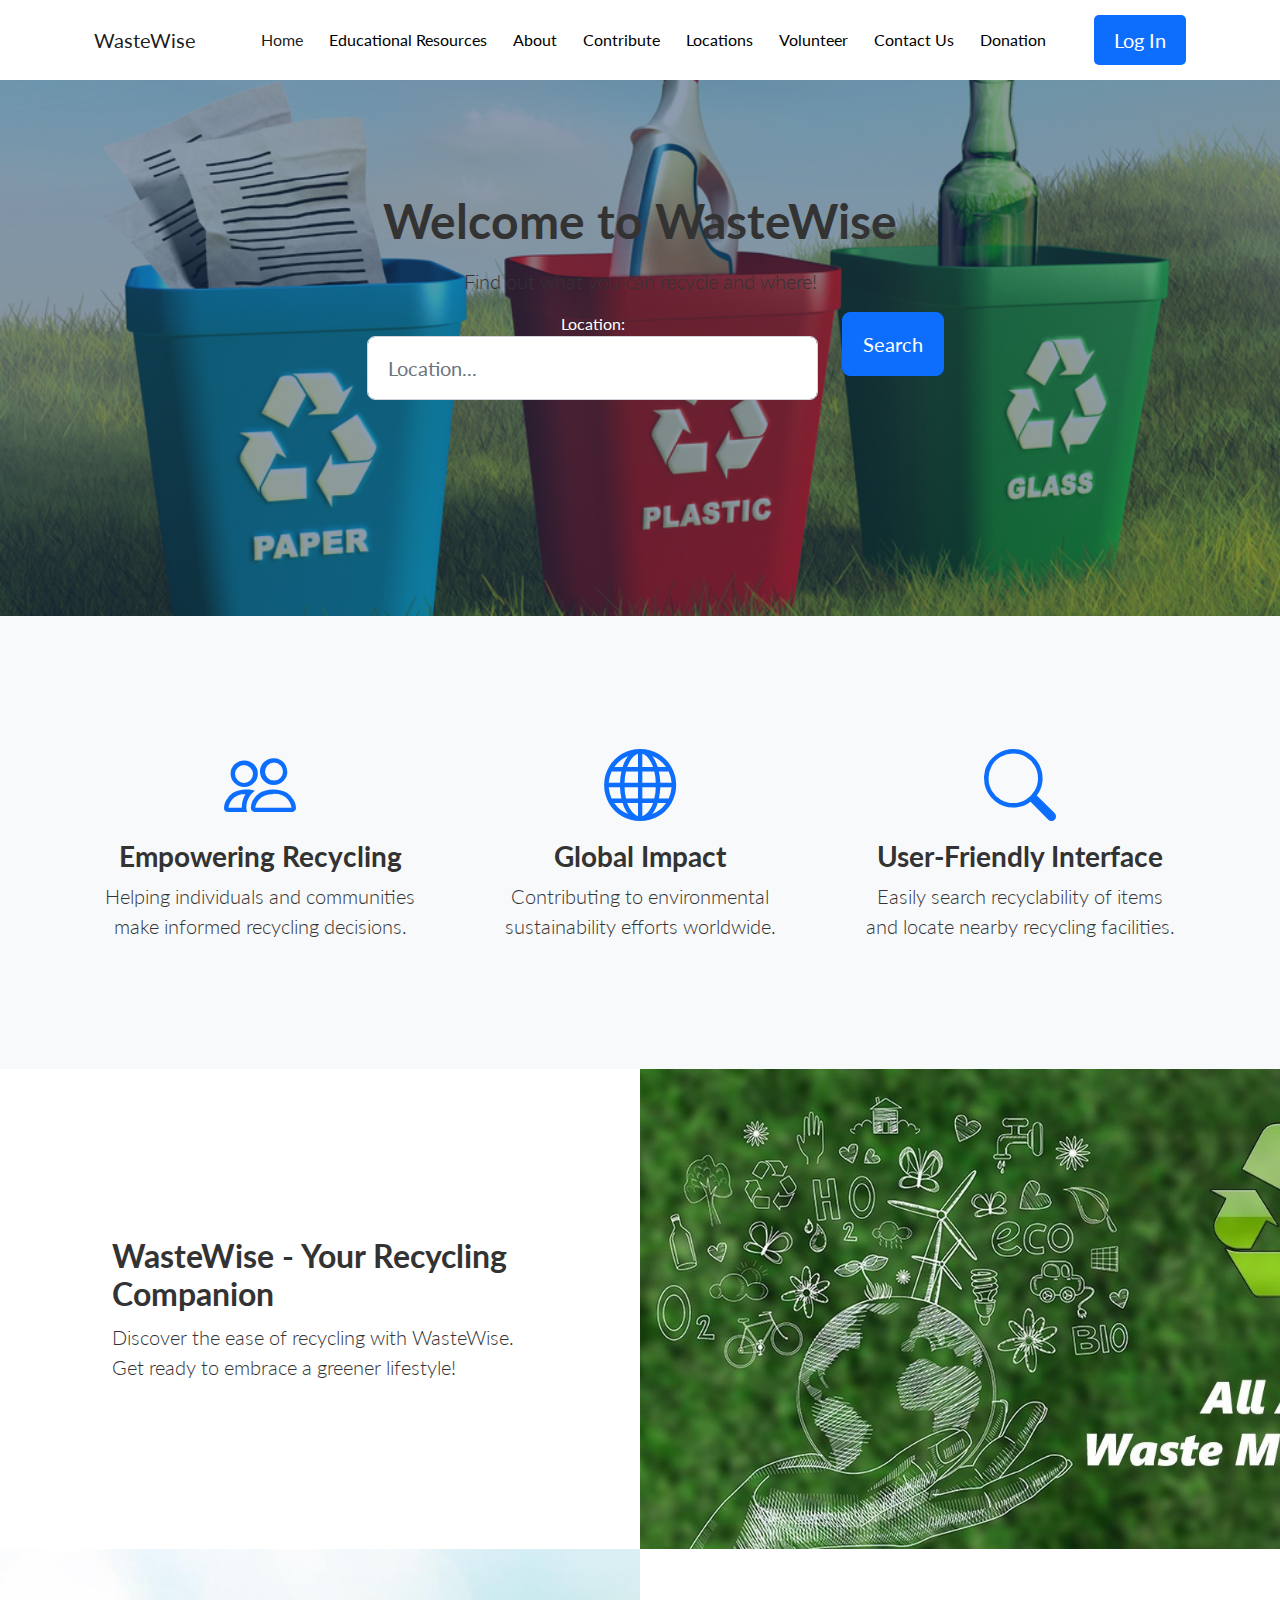
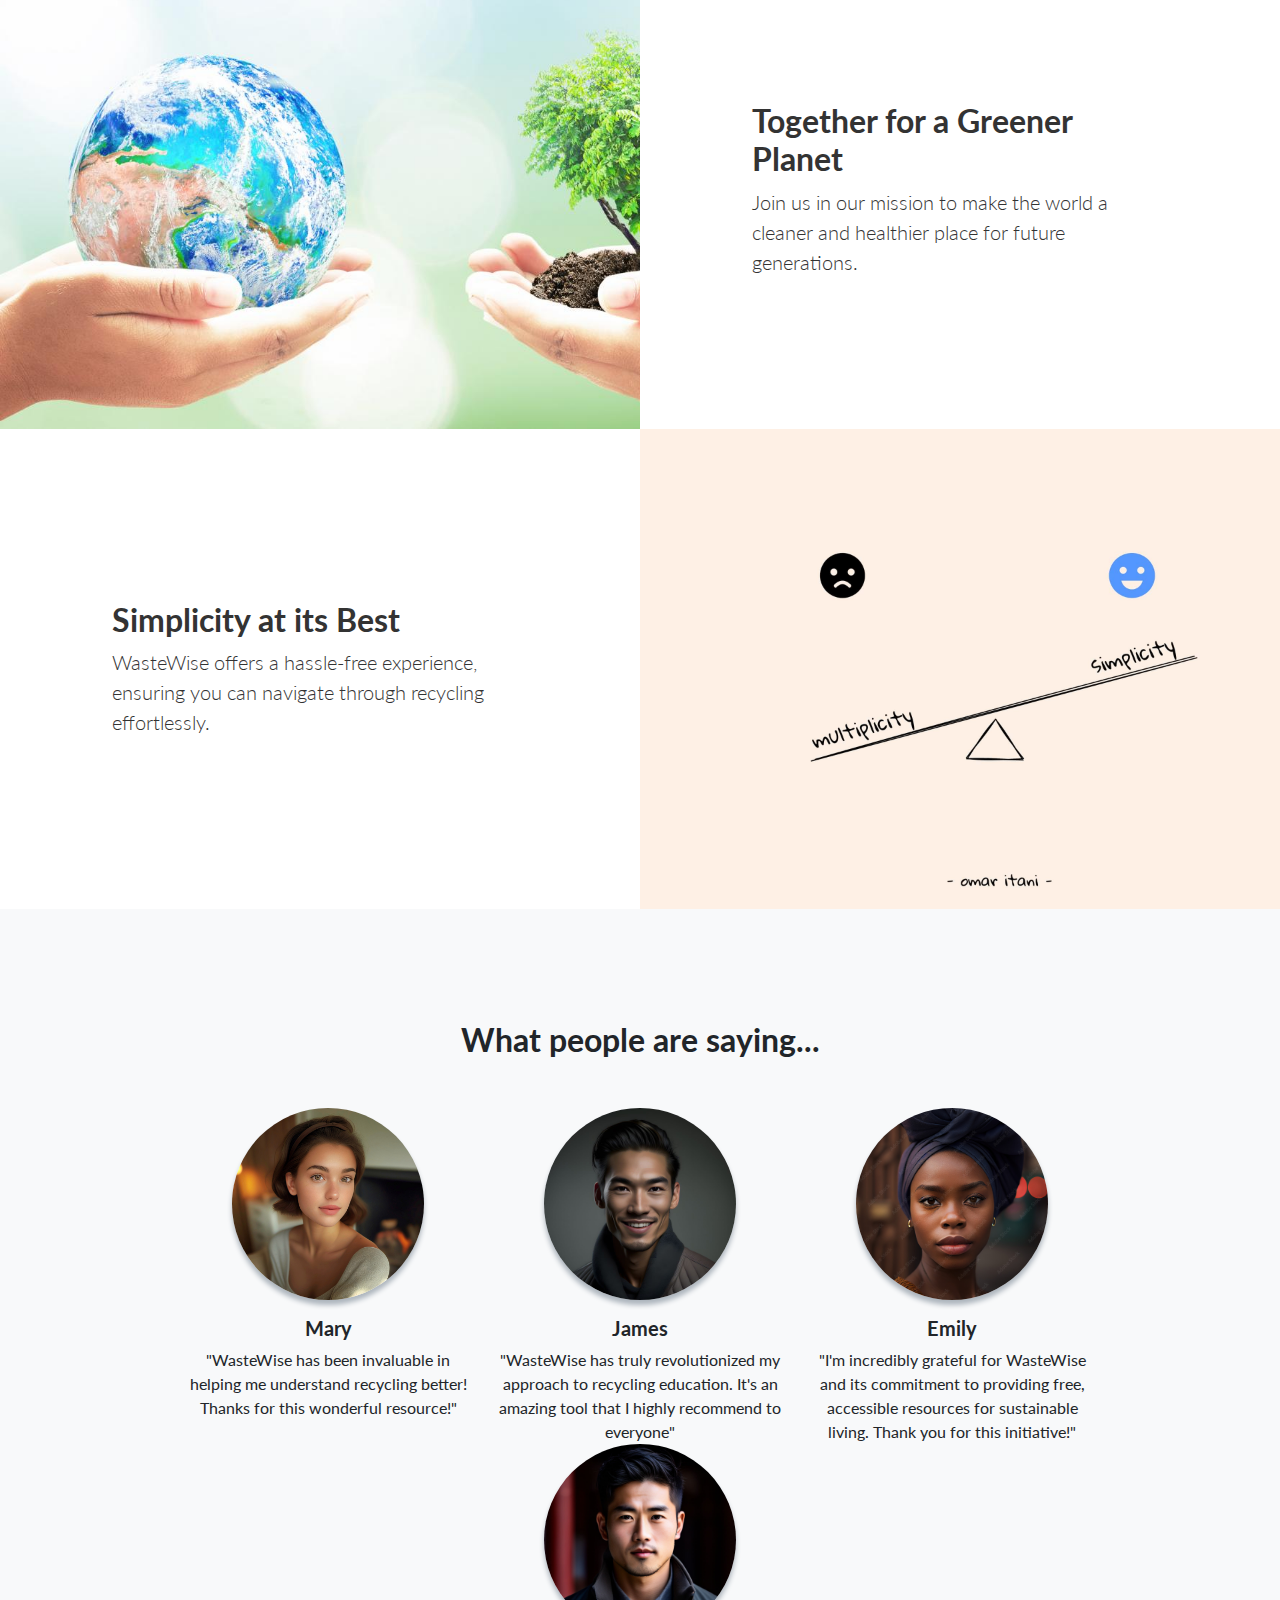
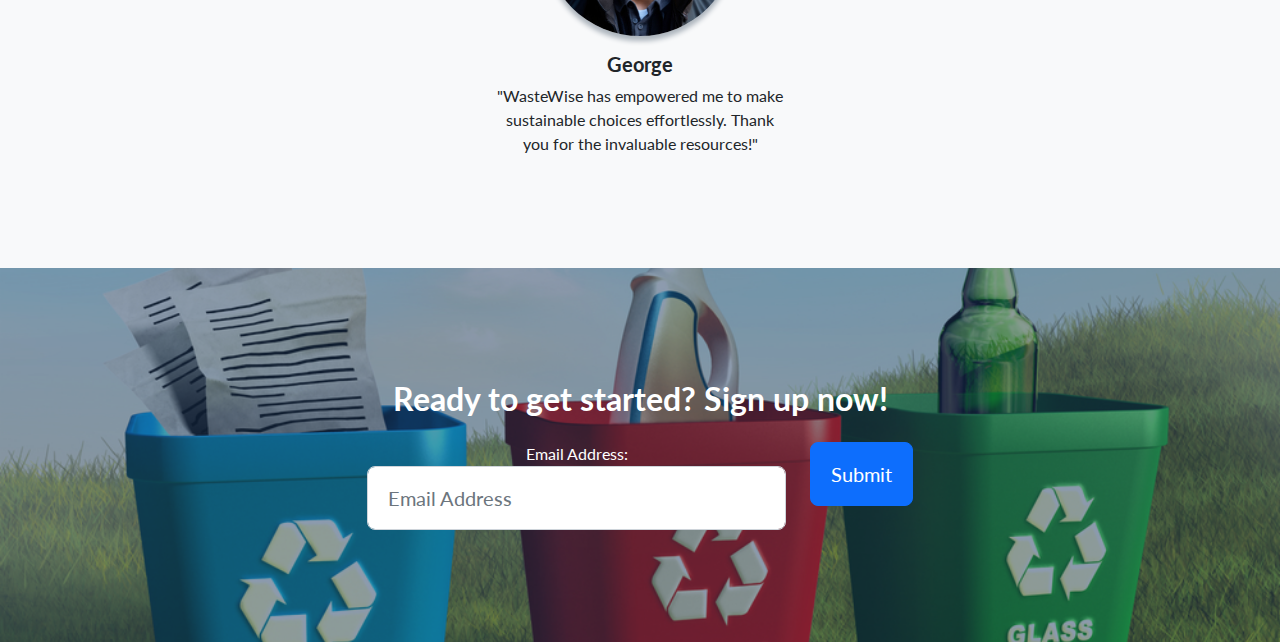
<file: index.html>
<!DOCTYPE html>
<html lang="en">

<head>
    <meta charset="utf-8" />
    <meta http-equiv="X-UA-Compatible" content="IE=edge" />
    <meta name="viewport" content="width=device-width, initial-scale=1, shrink-to-fit=no" />
    <title>WasteWise</title>
    <link rel="icon" type="image/x-icon" href="assets/favicon.ico" />

    <!-- Bootstrap icons -->
    <link href="https://cdn.jsdelivr.net/npm/bootstrap-icons@1.5.0/font/bootstrap-icons.css" rel="stylesheet" type="text/css" />
    <!-- Google fonts -->
    <link href="https://fonts.googleapis.com/css?family=Lato:300,400,700,300italic,400italic,700italic" rel="stylesheet" type="text/css" />
    <!-- Core theme CSS (includes Bootstrap) -->
    <link href="css/styles.css" rel="stylesheet" />
    <style>
        /* CSS styles for accessibility improvements */
        /* Adjust the contrast of text elements */
        .masthead h1, .masthead p, .features-icons h3, .features-icons p, .showcase h2, .showcase p {
            color: #333; /* Darker color for better contrast */
        }

        /* Target the navbar with the ID 'mainNav' */
        #mainNav {
            background-color: #ffff; /* Light background color for better contrast */
            align-items: center; /* Center vertically */
            justify-content: center; /* Center horizontally */
            height: 80px; /* Adjust the height as needed */
        }

        /* CSS for main navigation */
        body {
            margin: 0;
            padding: 0;
        }

        /* Center the navigation items */
        #mainNav .navbar-nav .nav-item {
            margin-right: 10px; /* Adjust as needed */
        }

        #mainNav .navbar-nav .nav-item:last-child {
            margin-right: 0;
        }

        /* Add padding to increase space for content */
        .masthead {
            padding-top: 150px;
            padding-bottom: 150px;
        }

        /* Custom button style */
        .custom-btn {
            background-color: #0d6efd; /* Background color */
            color: white; /* Text color */
            border: none; /* Remove border */
            padding: 10px 20px; /* Adjust padding */
            border-radius: 5px; /* Add border radius */
        }

        /* Skip navigation link for screen reader users */
        .skip-link {
            position: absolute;
            left: -9999px;
            top: auto;
            height: 1px;
            width: 1px;
            overflow: hidden;
        }

        .skip-link:focus {
            position: static;
            height: auto;
            width: auto;
            overflow: visible;
        }
    </style>

</head>

<body>
    <!-- Skip navigation link -->
    <a class="skip-link" href="#main-content">Skip to main content</a>

    <!-- Navigation -->
    <nav class="navbar navbar-expand-lg navbar-light bg-white fixed-top" id="mainNav">
        <div class="container px-4">
            <a class="navbar-brand" href="#">WasteWise</a>
            <button class="navbar-toggler" type="button" data-bs-toggle="collapse" data-bs-target="#navbarResponsive" aria-controls="navbarResponsive" aria-expanded="false" aria-label="Toggle navigation">
                <span class="navbar-toggler-icon"></span>
            </button>
            <div class="collapse navbar-collapse" id="navbarResponsive">
                <!-- Center the navigation links -->
                <ul class="navbar-nav ms-auto mx-auto">
                    <li class="nav-item"><a class="nav-link active" href="index.html">Home</a></li>
                    <li class="nav-item"><a class="nav-link" href="edu.html">Educational Resources</a></li>
                    <li class="nav-item"><a class="nav-link" href="about.html">About</a></li>
                    <li class="nav-item"><a class="nav-link" href="contribution.html">Contribute</a></li>
                    <li class="nav-item"><a class="nav-link" href="location.html">Locations</a></li>
                    <li class="nav-item"><a class="nav-link" href="volunteer.html">Volunteer</a></li>
                    <li class="nav-item"><a class="nav-link" href="contact.html">Contact Us</a></li>
                    <li class="nav-item"><a class="nav-link" href="donation.html">Donation</a></li>
                </ul>
            </div>
            <a class="btn btn-primary btn-lg custom-btn" href="account.html">Log In</a>
        </div>
    </nav>

    <!-- Masthead -->
    <header class="masthead">
        <div class="container position-relative">
            <div class="row justify-content-center">
                <div class="col-xl-6">
                    <div class="text-center text-white">
                        <!-- Page heading -->
                        <h1 class="mb-3">Welcome to WasteWise</h1>
                        <p class="lead">Find out what you can recycle and where!</p>
                        <!-- Search and location bar -->
                        <form class="form-subscribe" id="searchForm" action="location.html" method="GET">
                            <!-- Add the action attribute to specify the target page (location.html) -->
                            <div class="row mb-4">
                                <div class="col-md-10">
                                    <!-- Add a label for search input -->
                                    <label for="searchInput">Location:</label>
                                    <input class="form-control form-control-lg" id="searchInput" type="text" name="search" placeholder="Location..." required />
                                </div>
                                <div class="col-md-2">
                                    <button class="btn btn-primary btn-lg" id="searchButton" type="submit">Search</button>
                                </div>
                            </div>
                        </form>
                    </div>
                </div>
            </div>
        </div>
    </header>

    <!-- Remaining content here -->

    <!-- Icons Grid -->
    <section class="features-icons bg-light text-center" id="main-content">
        <div class="container">
            <div class="row">
                <div class="col-lg-4">
                    <div class="features-icons-item mx-auto mb-5 mb-lg-0 mb-lg-3">
                        <div class="features-icons-icon d-flex"><i class="bi-people m-auto text-primary"></i></div>
                        <h3>Empowering Recycling</h3>
                        <p class="lead mb-0">Helping individuals and communities make informed recycling decisions.</p>
                    </div>
                </div>
                <div class="col-lg-4">
                    <div class="features-icons-item mx-auto mb-5 mb-lg-0 mb-lg-3">
                        <div class="features-icons-icon d-flex"><i class="bi-globe m-auto text-primary"></i></div>
                        <h3>Global Impact</h3>
                        <p class="lead mb-0">Contributing to environmental sustainability efforts worldwide.</p>
                    </div>
                </div>
                <div class="col-lg-4">
                    <div class="features-icons-item mx-auto mb-0 mb-lg-3">
                        <div class="features-icons-icon d-flex"><i class="bi-search m-auto text-primary"></i></div>
                        <h3>User-Friendly Interface</h3>
                        <p class="lead mb-0">Easily search recyclability of items and locate nearby recycling facilities.</p>
                    </div>
                </div>
            </div>
        </div>
    </section>

    <!-- Image Showcases -->
    <section class="showcase">
        <div class="container-fluid p-0">
            <div class="row g-0">
                <div class="col-lg-6 order-lg-2 text-white showcase-img" style="background-image: url('assets/img/bg-showcase-1.jpg')"></div>
                <div class="col-lg-6 order-lg-1 my-auto showcase-text">
                    <h2>WasteWise - Your Recycling Companion</h2>
                    <p class="lead mb-0">Discover the ease of recycling with WasteWise. Get ready to embrace a greener lifestyle!</p>
                </div>
            </div>
            <div class="row g-0">
                <div class="col-lg-6 text-white showcase-img" style="background-image: url('assets/img/bg-showcase-2.jpg')"></div>
                <div class="col-lg-6 my-auto showcase-text">
                    <h2>Together for a Greener Planet</h2>
                    <p class="lead mb-0">Join us in our mission to make the world a cleaner and healthier place for future generations.</p>
                </div>
            </div>
            <div class="row g-0">
                <div class="col-lg-6 order-lg-2 text-white showcase-img" style="background-image: url('assets/img/bg-showcase-3.jpg')"></div>
                <div class="col-lg-6 order-lg-1 my-auto showcase-text">
                    <h2>Simplicity at its Best</h2>
                    <p class="lead mb-0">WasteWise offers a hassle-free experience, ensuring you can navigate through recycling effortlessly.</p>
                </div>
            </div>
        </div>
    </section>

    <!-- Testimonials -->
    <section class="testimonials text-center bg-light">
        <div class="container">
            <h2 class="mb-5">What people are saying...</h2>
            <div class="row justify-content-center"> <!-- Center the content -->
                <div class="col-lg-12"> <!-- Use a single column for all testimonials -->
                    <div class="row justify-content-center"> <!-- Center the testimonial items -->
                        <div class="col-lg-auto"> <!-- Adjust column size as needed -->
                            <div class="testimonial-item mx-auto mb-5 mb-lg-0">
                                <img class="img-fluid rounded-circle mb-3" src="assets/img/first.jpg" alt="..." />
                                <h5>Mary</h5>
                                <p class="font-weight-light mb-0">"WasteWise has been invaluable in helping me understand recycling better! Thanks for this wonderful resource!"</p>
                            </div>
                        </div>
                        <div class="col-lg-auto"> <!-- Adjust column size as needed -->
                            <div class="testimonial-item mx-auto mb-5 mb-lg-0">
                                <img class="img-fluid rounded-circle mb-3" src="assets/img/second.jpg" alt="..." />
                                <h5>James</h5>
                                <p class="font-weight-light mb-0">"WasteWise has truly revolutionized my approach to recycling education. It's an amazing tool that I highly recommend to everyone"</p>
                            </div>
                        </div>
                        <div class="col-lg-auto"> <!-- Adjust column size as needed -->
                            <div class="testimonial-item mx-auto mb-5 mb-lg-0">
                                <img class="img-fluid rounded-circle mb-3" src="assets/img/third.jpg" alt="..." />
                                <h5>Emily</h5>
                                <p class="font-weight-light mb-0">"I'm incredibly grateful for WasteWise and its commitment to providing free, accessible resources for sustainable living. Thank you for this initiative!"</p>
                            </div>
                        </div>
                        <div class="col-lg-auto"> <!-- Adjust column size as needed -->
                            <div class="testimonial-item mx-auto mb-5 mb-lg-0">
                                <img class="img-fluid rounded-circle mb-3" src="assets/img/fourth.jpeg" alt="..." />
                                <h5>George</h5>
                                <p class="font-weight-light mb-0">"WasteWise has empowered me to make sustainable choices effortlessly. Thank you for the invaluable resources!"</p>
                            </div>
                        </div>
                    </div>
                </div>
            </div>
        </div>
    </section>

    <!-- Call to Action -->
    <section class="call-to-action text-white text-center" id="signup">
        <div class="container position-relative">
            <div class="row justify-content-center">
                <div class="col-xl-6">
                    <h2 class="mb-4">Ready to get started? Sign up now!</h2>
                    <!-- Signup form -->
                    <form class="form-subscribe" id="contactFormFooter" data-sb-form-api-token="API_TOKEN">
                        <!-- Email address input -->
                        <div class="row">
                            <div class="col">
                                <!-- Add a label for email input -->
                                <label for="emailAddressBelow">Email Address:</label>
                                <input class="form-control form-control-lg" id="emailAddressBelow" type="email" name="email" placeholder="Email Address" required data-sb-validations="required,email" />
                                <div class="invalid-feedback text-white" data-sb-feedback="emailAddressBelow:required">Email Address is required.</div>
                                <div class="invalid-feedback text-white" data-sb-feedback="emailAddressBelow:email">Email address is not valid.</div>
                            </div>
                            <div class="col-auto">
                                <button class="btn btn-primary btn-lg" id="submitButton" type="submit">Submit</button>
                            </div>
                        </div>
                        <!-- Submit success message -->
                        <div class="d-none" id="submitSuccessMessage">
                            <div class="text-center mb-3">
                                <div class="fw-bolder">Form submission successful!</div>
                                <p>To activate this form, sign up at</p>
                                <a class="text-white" href="https://startbootstrap.com/solution/contact-forms">https://startbootstrap.com/solution/contact-forms</a>
                            </div>
                        </div>
                        <!-- Submit error message -->
                        <div class="d-none" id="submitErrorMessage">
                            <div class="text-center text-danger mb-3">Error sending message!</div>
                        </div>
                    </form>
                </div>
            </div>
        </div>
    </section>

    <!-- Bootstrap core JS -->
    <script src="https://cdn.jsdelivr.net/npm/bootstrap@5.2.3/dist/js/bootstrap.bundle.min.js"></script>
    <!-- Core theme JS -->
    <script src="js/scripts.js"></script>
    <!-- SB Forms Contact Form -->
    <script src="https://cdn.startbootstrap.com/sb-forms-latest.js"></script>
</body>

</html>
</file>
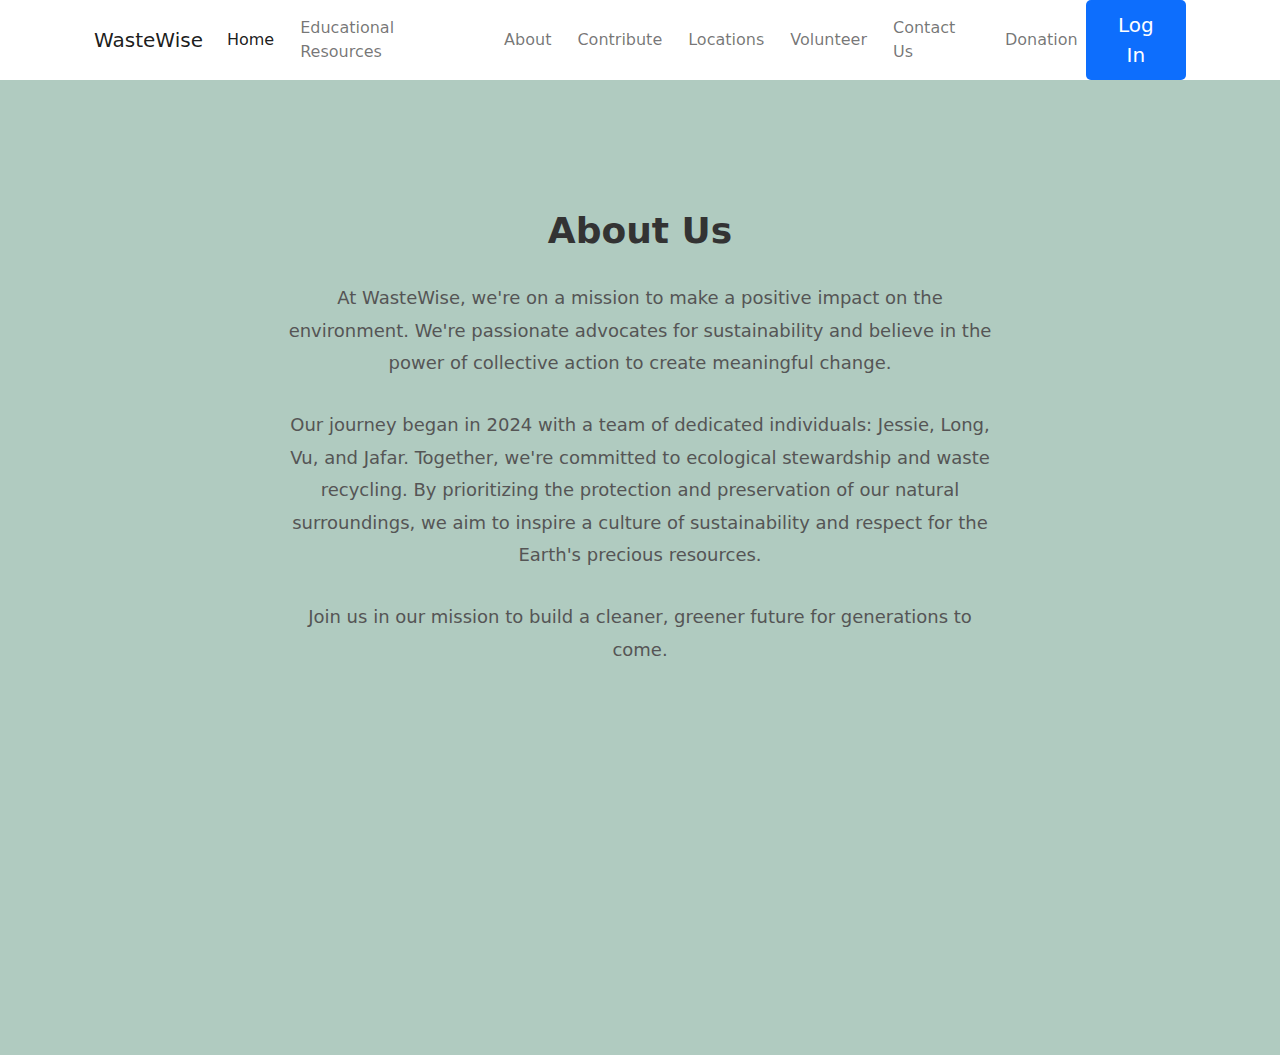
<file: about.html>
<!DOCTYPE html>
<html lang="en">

<head>
    <meta charset="UTF-8">
    <meta http-equiv="X-UA-Compatible" content="IE=edge">
    <meta name="viewport" content="width=device-width, initial-scale=1.0">
    <title>WasteWise - About Us</title>
    <link rel="icon" type="image/x-icon" href="assets/favicon.ico" />

    <!-- Bootstrap icons-->
    <link href="https://cdn.jsdelivr.net/npm/bootstrap-icons@1.5.0/font/bootstrap-icons.css" rel="stylesheet" type="text/css" />
    <!-- Google fonts-->
    <link href="https://fonts.googleapis.com/css?family=Lato:300,400,700,300italic,400italic,700italic" rel="stylesheet" type="text/css" />
    <!-- Core theme CSS (includes Bootstrap)-->
    <link href="css/styles.css" rel="stylesheet" />
    <!-- Custom CSS file-->
    <link rel="stylesheet" href="css/about.css">

    <style>
        /* Navbar styling */
        #mainNav {
            background-color: #ffff;
            align-items: center; /* Center vertically */
            justify-content: center; /* Center horizontally */
            height: 80px; /* Adjust the height as needed */
        }

        #mainNav .navbar-nav .nav-item {
            margin-right: 10px; /* Adjust as needed */
        }

        #mainNav .navbar-nav .nav-item:last-child {
            margin-right: 0;
        }

        /* Custom button styling */
        .custom-btn {
            background-color: #0d6efd; /* Background color */
            color: white; /* Text color */
            border: none; /* Remove border */
            padding: 10px 20px; /* Adjust padding */
            border-radius: 5px; /* Add border radius */
        }

        /* About section styling */
        #about {
            padding: 209px 0;
            background-color: #B0CBC0;
            text-align: center;
        }

        #about h2 {
            font-size: 36px;
            font-weight: bold;
            margin-bottom: 30px;
            color: #333;
        }

        #about p {
            font-size: 18px;
            line-height: 1.8;
            color: #555;
            margin-bottom: 30px;
        }

        #about iframe {
            display: block;
            margin: 0 auto;
            border: none;
            max-width: 100%;
            height: auto;
        }
    </style>
</head>

<body>
    <!-- Navigation-->
    <nav class="navbar navbar-expand-lg navbar-light bg-white fixed-top" id="mainNav">
        <div class="container px-4">
            <a class="navbar-brand" href="index.html">WasteWise</a>
            <button class="navbar-toggler" type="button" data-bs-toggle="collapse" data-bs-target="#navbarResponsive" aria-controls="navbarResponsive" aria-expanded="false" aria-label="Toggle navigation">
                <span class="navbar-toggler-icon"></span>
            </button>
            <div class="collapse navbar-collapse" id="navbarResponsive">
                <!-- Navigation links -->
                <ul class="navbar-nav ms-auto mx-auto">
                    <li class="nav-item"><a class="nav-link active" href="index.html">Home</a></li>
                    <li class="nav-item"><a class="nav-link" href="edu.html">Educational Resources</a></li>
                    <li class="nav-item"><a class="nav-link" href="about.html">About</a></li>
                    <li class="nav-item"><a class="nav-link" href="contribution.html">Contribute</a></li>
                    <li class="nav-item"><a class="nav-link" href="location.html">Locations</a></li>
                    <li class="nav-item"><a class="nav-link" href="volunteer.html">Volunteer</a></li>
                    <li class="nav-item"><a class="nav-link" href="contact.html">Contact Us</a></li>
                    <li class="nav-item"><a class="nav-link" href="donation.html">Donation</a></li>
                </ul>
            </div>
            <a class="btn btn-primary btn-lg custom-btn" href="account.html">Log In</a>
        </div>
    </nav>

    <!-- About section-->
    <section id="about">
        <div class="container px-4">
            <div class="row gx-4 justify-content-center">
                <div class="col-lg-8">
                    <h2>About Us</h2>
                    <p>At WasteWise, we're on a mission to make a positive impact on the environment. We're passionate advocates for sustainability and believe in the power of collective action to create meaningful change.</p>

                    <p>Our journey began in 2024 with a team of dedicated individuals: Jessie, Long, Vu, and Jafar. Together, we're committed to ecological stewardship and waste recycling. By prioritizing the protection and preservation of our natural surroundings, we aim to inspire a culture of sustainability and respect for the Earth's precious resources.</p>

                    <p>Join us in our mission to build a cleaner, greener future for generations to come.</p>

                    <iframe width="800" height="450" src="https://www.youtube.com/embed/belXC_IoW4o"></iframe>
                </div>
            </div>
        </div>
    </section>

    <!-- Bootstrap core JS-->
    <script src="https://cdn.jsdelivr.net/npm/bootstrap@5.2.3/dist/js/bootstrap.bundle.min.js"></script>
    <!-- Core theme JS-->
    <script src="js/about.js"></script>
</body>

</html>
</file>
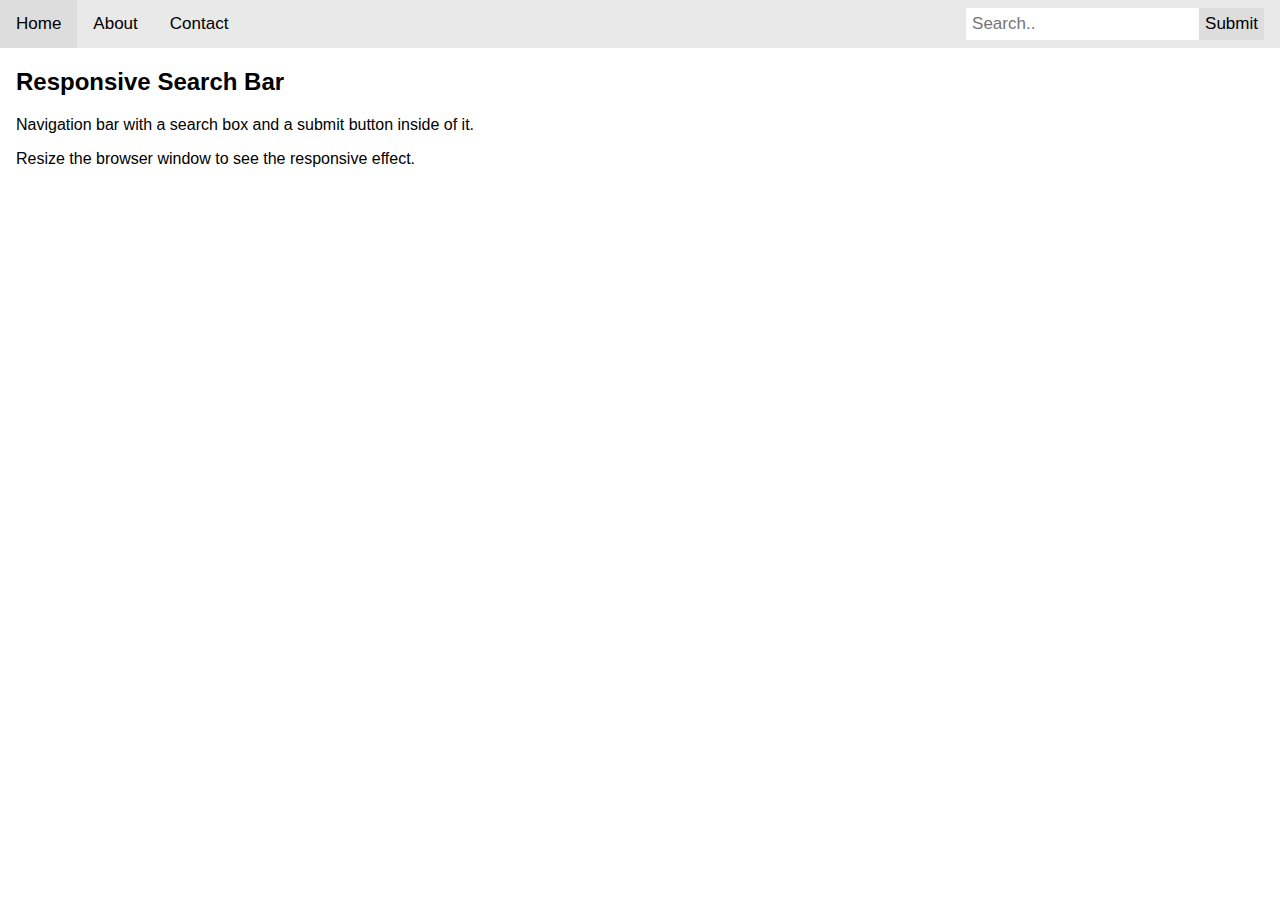
<file: audio.html>
<!DOCTYPE html>
<html lang="en">
<head>
<meta charset="UTF-8">
<meta name="viewport" content="width=device-width, initial-scale=1.0">
<title>Hover-to-Read Audio Text Reader</title>
<style>
    /* Beginning of CSS Search functionality */
    * {box-sizing: border-box;}

    body {
    margin: 0;
    font-family: Arial, Helvetica, sans-serif;
    }

    .topnav {
    overflow: hidden;
    background-color: #e9e9e9;
    }

    .topnav a {
    float: left;
    display: block;
    color: black;
    text-align: center;
    padding: 14px 16px;
    text-decoration: none;
    font-size: 17px;
    }

    .topnav a:hover {
    background-color: #ddd;
    color: black;
    }

    .topnav a.active {
    background-color: #2196F3;
    color: white;
    }

    .topnav .search-container {
    float: right;
    }

    .topnav input[type=text] {
    padding: 6px;
    margin-top: 8px;
    font-size: 17px;
    border: none;
    }

    .topnav .search-container button {
    float: right;
    padding: 6px;
    margin-top: 8px;
    margin-right: 16px;
    background: #ddd;
    font-size: 17px;
    border: none;
    cursor: pointer;
    }

    .topnav .search-container button:hover {
    background: #ccc;
    }

    @media screen and (max-width: 600px) {
        .topnav .search-container {
            float: none;
        }
        .topnav a, .topnav input[type=text], .topnav .search-container button {
            float: none;
            display: block;
            text-align: left;
            width: 100%;
            margin: 0;
            padding: 14px;
        }
        .topnav input[type=text] {
            border: 1px solid #ccc;  
        }
    }
    /* End of CSS Search functionality */
    .hover-read {
        cursor: pointer;
    }
</style>
</head>
<body>
<!-- Your HTML content goes here -->

<script>
    /* Beginning of speech code */
    // Function to create a speech synthesis utterance and read the text aloud
    function speakText(text) {
        const speech = new SpeechSynthesisUtterance();
        speech.text = text;
        speech.volume = 1;
        speech.rate = 1;
        speech.pitch = 1;

        window.speechSynthesis.speak(speech);
    }

    // Function to handle mouse hover over text elements
    function handleMouseOver(event) {
        // Check if the element has text content
        if (event.target.textContent.trim()) {
            // Read the text aloud
            speakText(event.target.textContent.trim());
        }
    }

    // Add event listeners to text elements for mouse hover
    document.addEventListener('mouseover', function(event) {
        if (event.target.classList.contains('hover-read')) {
            handleMouseOver(event);
        }
    });
    /* End of speech code*/
    /* Put class="hover-read" after a in html code*/
</script>
<div class="topnav">
    <a class="hover-read" class="active" href="#home">Home</a>
    <a class="hover-read" href="#about">About</a>
    <a class="hover-read" href="#contact">Contact</a>
    <div class="search-container">
      <form action="/action_page.php">
        <input type="text" placeholder="Search.." name="search">
        <button type="submit">Submit</button>
      </form>
    </div>
  </div>
  
  <div style="padding-left:16px">
    <h2 class="hover-read">Responsive Search Bar</h2>
    <p class="hover-read">Navigation bar with a search box and a submit button inside of it.</p>
    <p>Resize the browser window to see the responsive effect.</p>
  </div>
</body>
</html>
</file>
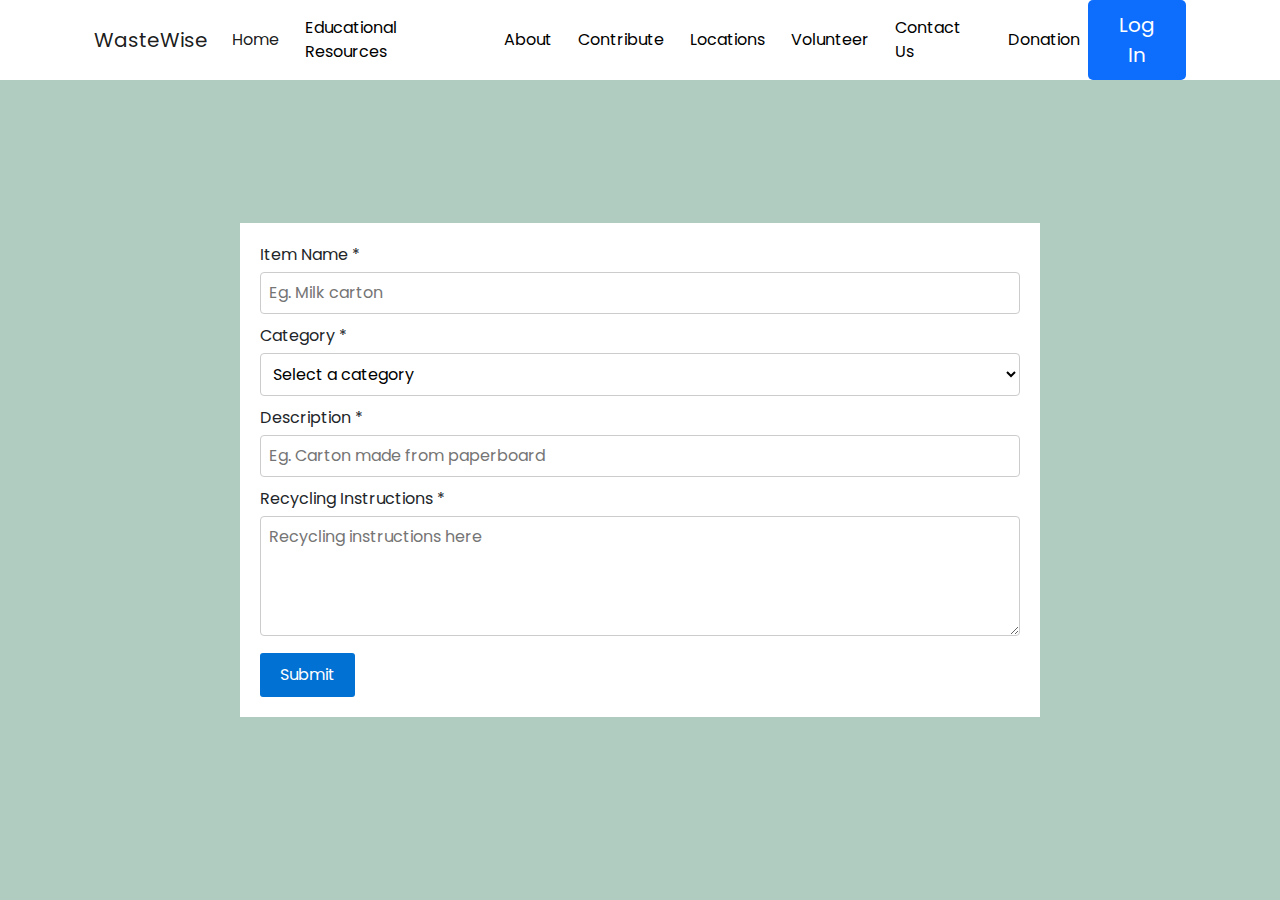
<file: contribution.html>
<!DOCTYPE html>
<html lang="en">

<head>
    <meta charset="UTF-8">
    <meta http-equiv="X-UA-Compatible" content="IE=edge">
    <meta name="viewport" content="width=device-width, initial-scale=1.0">
    <title>Contribution</title>
    <link rel="icon" type="image/x-icon" href="assets/favicon.ico" />

    <!-- Bootstrap icons-->
    <link href="https://cdn.jsdelivr.net/npm/bootstrap-icons@1.5.0/font/bootstrap-icons.css" rel="stylesheet" type="text/css" />
    <!-- Google fonts-->
    <link href="https://fonts.googleapis.com/css?family=Lato:300,400,700,300italic,400italic,700italic" rel="stylesheet" type="text/css" />
    <!-- Core theme CSS (includes Bootstrap)-->
    <link href="css/styles.css" rel="stylesheet" />

    <style>
        /* Google Fonts - Poppins */
        @import url('https://fonts.googleapis.com/css2?family=Poppins:wght@300;400;500;600&display=swap');

        body {
            font-family: 'Poppins', sans-serif; /* Changed font-family */
            margin: 0;
            padding: 0;
            background-color: #B0CBC0; /* Set background color */
        }

        .form-container {
            max-width: 800px;
            margin: 0 auto; /* Center horizontally */
            padding: 20px;
            box-sizing: border-box;
            background-color: #ffffff; /* Set background color */
            margin-top: 150px;
        }

        h2 {
            font-size: 24px;
            margin-bottom: 20px;
        }

        label {
            display: block;
            margin-bottom: 5px;
        }

        input[type="text"],
        input[type="email"],
        input[type="tel"],
        textarea,
        select {
            width: 100%;
            padding: 8px;
            margin-bottom: 10px;
            font-size: 16px;
            border: 1px solid #ccc;
            border-radius: 4px;
            box-sizing: border-box;
            background-color: #ffffff; /* Set background color */
        }

        textarea {
            height: 120px;
        }

        input[type="submit"] {
            padding: 10px 20px;
            background-color: #0171d3;
            color: #fff;
            border: none;
            border-radius: 3px;
            cursor: pointer;
        }

        input[type="submit"]:hover {
            background-color: #023f81;
        }

        .success-message {
            display: none;
            margin-top: 20px;
            padding: 10px;
            background-color: #ffffff;
            color: #000000;
            border-radius: 4px;
        }

        /* Navbar styling */
        #mainNav {
            background-color: #ffff;
            align-items: center; /* Center vertically */
            justify-content: center; /* Center horizontally */
            height: 80px; /* Adjust the height as needed */
        }

        #mainNav .navbar-nav .nav-item {
            margin-right: 10px; /* Adjust as needed */
        }

        #mainNav .navbar-nav .nav-item:last-child {
            margin-right: 0;
        }

        /* Custom button styling */
        .custom-btn {
            background-color: #0d6efd; /* Background color */
            color: white; /* Text color */
            border: none; /* Remove border */
            padding: 10px 20px; /* Adjust padding */
            border-radius: 5px; /* Add border radius */
        }

        /* Form container styling */

    </style>
</head>

<body>
    <!-- Navigation-->
    <nav class="navbar navbar-expand-lg navbar-light bg-white fixed-top" id="mainNav">
        <div class="container px-4">
            <a class="navbar-brand" href="index.html">WasteWise</a>
            <button class="navbar-toggler" type="button" data-bs-toggle="collapse" data-bs-target="#navbarResponsive" aria-controls="navbarResponsive" aria-expanded="false" aria-label="Toggle navigation">
                <span class="navbar-toggler-icon"></span>
            </button>
            <div class="collapse navbar-collapse" id="navbarResponsive">
                <!-- Navigation links -->
                <ul class="navbar-nav ms-auto mx-auto">
                    <li class="nav-item"><a class="nav-link active" href="index.html">Home</a></li>
                    <li class="nav-item"><a class="nav-link" href="edu.html">Educational Resources</a></li>
                    <li class="nav-item"><a class="nav-link" href="about.html">About</a></li>
                    <li class="nav-item"><a class="nav-link" href="contribution.html">Contribute</a></li>
                    <li class="nav-item"><a class="nav-link" href="location.html">Locations</a></li>
                    <li class="nav-item"><a class="nav-link" href="volunteer.html">Volunteer</a></li>
                    <li class="nav-item"><a class="nav-link" href="contact.html">Contact Us</a></li>
                    <li class="nav-item"><a class="nav-link" href="donation.html">Donation</a></li>
                </ul>
            </div>
            <a class="btn btn-primary btn-lg custom-btn" href="account.html">Log In</a>
        </div>
    </nav>

    <div class="container">
        <h2>Contribute to WasteWise</h2>
        <p>Add your contributions on ways to recycle and promote sustainability!</p>

        <!-- Form container -->
        <div class="form-container">
            <form id="contributionForm" action="#" method="POST">
                <label for="name">Item Name <span>*</span></label>
                <input type="text" id="name" name="name" placeholder="Eg. Milk carton" required>

                <label for="category">Category<span> *</span></label>
                <select id="category" name="category" required>
                    <option value="" disabled selected>Select a category</option>
                    <option value="Glass">Glass</option>
                    <option value="Cardboard">Cardboard</option>
                    <option value="Electronics">Electronics</option>
                    <option value="Plastics">Plastic</option>
                    <option value="Chemicals">Chemicals</option>
                    <option value="Food">Food</option>
                    <option value="Clothes">Clothes</option>
                    <option value="Other">Other</option>
                </select>

                <label for="description">Description <span>*</span></label>
                <input type="text" id="description" name="description" placeholder="Eg. Carton made from paperboard" required>

                <label for="instructions">Recycling Instructions <span>*</span></label>
                <textarea id="instructions" name="instructions" placeholder="Recycling instructions here" required></textarea>

                <input type="submit" value="Submit">
            </form>

            <div id="successMessage" class="success-message">Submitted successfully! Once your contribution is approved, it will be posted.</div>
        </div>
    </div>

    <script>
        document.getElementById('contributionForm').addEventListener('submit', function (event) {
            // Prevent the default form submission
            event.preventDefault();

            // Hide the current form
            document.getElementById('contributionForm').style.display = 'none';

            // Show the success message
            document.getElementById('successMessage').style.display = 'block';
        });
    </script>
</body>
</html>
</file>
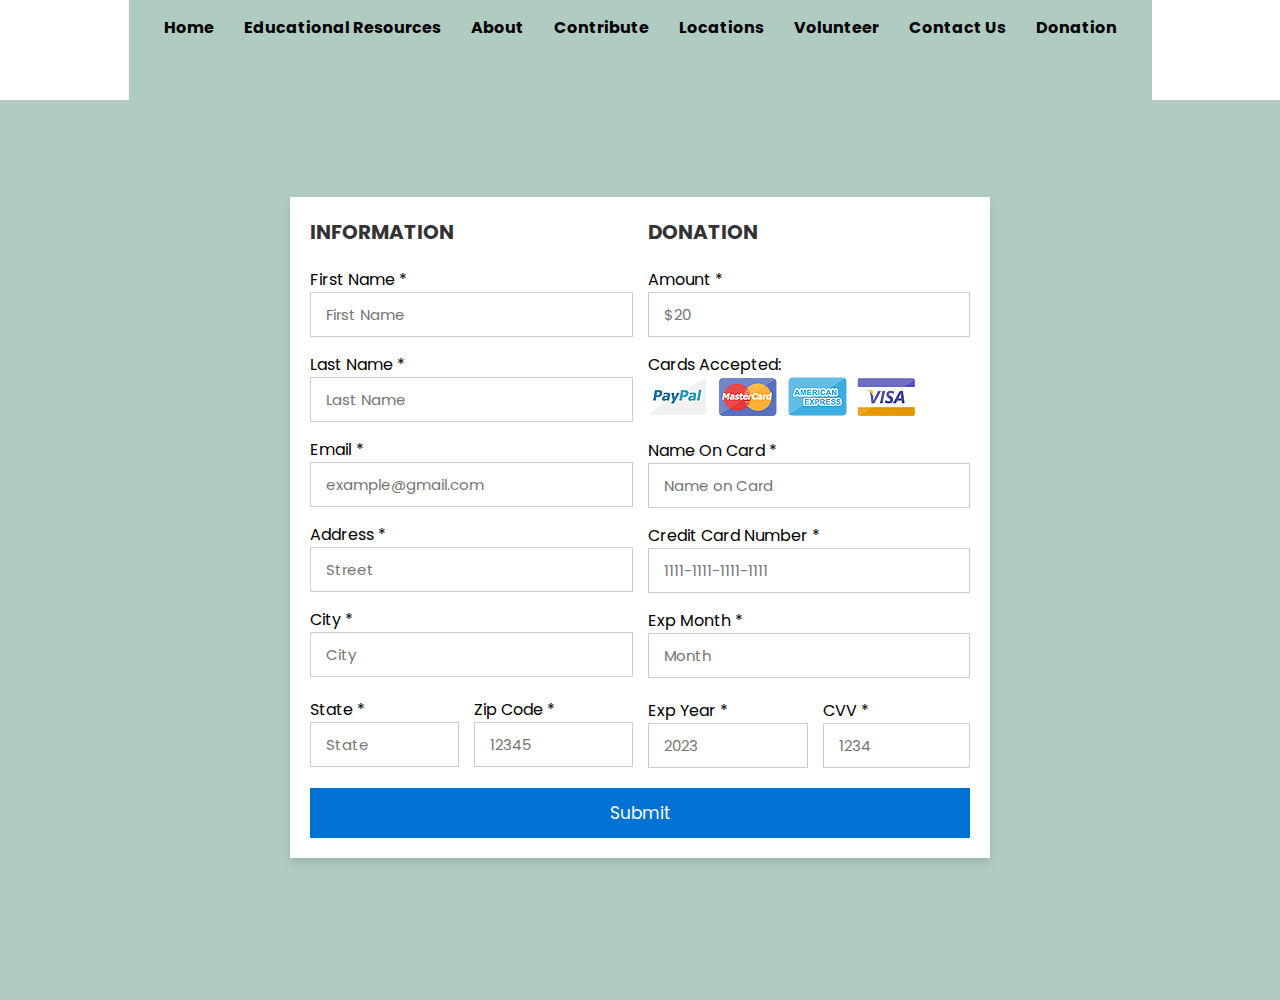
<file: donation.html>
<!DOCTYPE html>
<html lang="en">
<head>
    <meta charset="UTF-8">
    <meta http-equiv="X-UA-Compatible" content="IE=edge">
    <meta name="viewport" content="width=device-width, initial-scale=1.0">

    <!-- Custom CSS file link -->
    <link rel="stylesheet" href="css/donation.css">
    <style>
        /* Target the navbar with the ID 'mainNav' */
        #mainNav {
            background-color: #ffffff; /* Adjusted background color */
            align-items: center; /* Center vertically */
            justify-content: center; /* Center horizontally */
            height: 100px; /* Adjust the height as needed */
        }

        /* CSS styling */
        body {
            margin: 0;
            padding: 0;
        }

        /* Center the navigation items */
        #mainNav .navbar-nav .nav-item {
            margin-right: 10px; /* Adjust as needed */
        }

        #mainNav .navbar-nav .nav-item:last-child {
            margin-right: 0;
        }
    </style>
</head>
<body>
    <!-- Navigation -->
    <nav class="navbar navbar-expand-lg navbar-light bg-white fixed-top" id="mainNav">
        <div class="container">
            <button class="navbar-toggler" type="button" data-bs-toggle="collapse" data-bs-target="#navbarResponsive" aria-controls="navbarResponsive" aria-expanded="false" aria-label="Toggle navigation">
                <span class="navbar-toggler-icon"></span>
            </button>
            <div class="collapse navbar-collapse" id="navbarResponsive">
                <ul class="navbar-nav ms-auto">
                    <li class="nav-item"><a class="nav-link" href="index.html">Home</a></li>
                    <li class="nav-item"><a class="nav-link" href="edu.html">Educational Resources</a></li>
                    <li class="nav-item"><a class="nav-link" href="about.html">About</a></li>
                    <li class="nav-item"><a class="nav-link" href="contribution.html">Contribute</a></li>
                    <li class="nav-item"><a class="nav-link" href="location.html">Locations</a></li>
                    <li class="nav-item"><a class="nav-link" href="volunteer.html">Volunteer</a></li>
                    <li class="nav-item"><a class="nav-link" href="contact.html">Contact Us</a></li>
                    <li class="nav-item"><a class="nav-link" href="donation.html">Donation</a></li>
                </ul>
            </div>
        </div>
    </nav>

    <!-- Main content: Donation form -->
    <div class="container">
        <form action="" method="post">
            <div class="row">
                <div class="col">
                    <h3 class="title">Information</h3>
                    
                    <!-- First Name -->
                    <div class="inputBox">
                        <label for="firstName">First Name *</label>
                        <input id="firstName" type="text" name="firstName" placeholder="First Name" required>
                    </div>
                    
                    <!-- Last Name -->
                    <div class="inputBox">
                        <label for="lastName">Last Name *</label>
                        <input id="lastName" type="text" name="lastName" placeholder="Last Name" required>
                    </div>
                    
                    <!-- Email -->
                    <div class="inputBox">
                        <label for="email">Email *</label>
                        <input id="email" type="email" name="email" placeholder="example@gmail.com" required>
                    </div>
                    
                    <!-- Address -->
                    <div class="inputBox">
                        <label for="address">Address *</label>
                        <input id="address" type="text" name="address" placeholder="Street" required>
                    </div>
                    
                    <!-- City -->
                    <div class="inputBox">
                        <label for="city">City *</label>
                        <input id="city" type="text" name="city" placeholder="City" required>
                    </div>
                    
                    <div class="flex">
                        <!-- State -->
                        <div class="inputBox">
                            <label for="state">State *</label>
                            <input id="state" type="text" name="state" placeholder="State" required>
                        </div>
                        
                        <!-- Zip Code -->
                        <div class="inputBox">
                            <label for="zipCode">Zip Code *</label>
                            <input id="zipCode" type="text" name="zipCode" placeholder="12345" required>
                        </div>
                    </div>
                </div>

                <div class="col">
                    <h3 class="title">Donation</h3>
                    
                    <!-- Donation Amount -->
                    <div class="inputBox">
                        <label for="donationAmount">Amount *</label>
                        <input id="donationAmount" type="text" name="donationAmount" placeholder="$20" required>
                    </div>
                    
                    <!-- Cards Accepted -->
                    <div class="inputBox">
                        <label>Cards accepted:</label>
                        <img src="images/card_img.png" alt="Accepted Cards">
                    </div>
                    
                    <!-- Name on Card -->
                    <div class="inputBox">
                        <label for="cardName">Name on Card *</label>
                        <input id="cardName" type="text" name="cardName" placeholder="Name on Card" required>
                    </div>
                    
                    <!-- Credit Card Number -->
                    <div class="inputBox">
                        <label for="cardNumber">Credit Card Number *</label>
                        <input id="cardNumber" type="text" name="cardNumber" placeholder="1111-1111-1111-1111" required>
                    </div>
                    
                    <!-- Expiration Month -->
                    <div class="inputBox">
                        <label for="expMonth">Exp Month *</label>
                        <input id="expMonth" type="text" name="expMonth" placeholder="Month" required>
                    </div>
                    
                    <div class="flex">
                        <!-- Expiration Year -->
                        <div class="inputBox">
                            <label for="expYear">Exp Year *</label>
                            <input id="expYear" type="text" name="expYear" placeholder="2023" required>
                        </div>
                        
                        <!-- CVV -->
                        <div class="inputBox">
                            <label for="cvv">CVV *</label>
                            <input id="cvv" type="text" name="cvv" placeholder="1234" required>
                        </div>
                    </div>
                </div>
            </div>
            
            <!-- Submit button -->
            <input type="submit" value="Submit" class="submit-btn">
        </form>
    </div>

    <!-- JavaScript file -->
    <script src="js/donation.js"></script>
</body>
</html>
</file>
<file: css/donation.css>
@import url('https://fonts.googleapis.com/css2?family=Poppins:wght@100;300;400;500;600&display=swap');

* {
    font-family: 'Poppins', sans-serif;
    margin: 0;
    padding: 0;
    box-sizing: border-box;
    outline: none;
    border: none;
    text-transform: capitalize;
    transition: all .2s linear;
}

.container {
    display: flex;
    justify-content: center;
    align-items: center;
    min-height: 100vh;
    background: linear-gradient(90deg, #B0CBC0 60%, #B0CBC0 30%);
    padding: 25px;
    padding-bottom: 70px;
}

.container form {
    padding: 20px;
    width: 700px;
    background: #fff;
    box-shadow: 0 5px 10px rgba(0, 0, 0, .1);
}

.container form .row {
    display: flex;
    flex-wrap: wrap;
    gap: 15px;
}

.container form .row .col {
    flex: 1 1 250px;
}

.container form .row .col .title {
    font-size: 20px;
    color: #333;
    padding-bottom: 5px;
    text-transform: uppercase;
}

.container form .row .col .inputBox {
    margin: 15px 0;
}

.container form .row .col .inputBox span {
    margin-bottom: 10px;
    display: block;
}

.container form .row .col .inputBox input {
    width: 100%;
    border: 1px solid #CCC;
    padding: 10px 15px;
    font-size: 15px;
    text-transform: none;
}

.container form .row .col .inputBox input:focus {
    border: 1px solid #000;
}

.container form .row .col .flex {
    display: flex;
    gap: 15px;
}

.container form .row .col .flex .inputBox {
    margin-top: 5px;
}

.container form .row .col .flex .inputBox img {
    height: 34px;
    margin-top: 5px;
    filter: drop-shadow(0 0 1px #000);
}

.container form .submit-btn {
    width: 100%;
    padding: 12px;
    font-size: 17px;
    background: #0171d3;
    color: #fff;
    margin-top: 5px;
    cursor: pointer;
}

.container form .submit-btn:hover {
    background: #023f81;
}

.navbar {
    display: flex;
    justify-content: center;
    align-items: center;
    width: 100%;
    background-color: #0171d3; /* Change the background color as needed */
    padding: 10px 0; /* Add padding for better appearance */
}

.navbar-nav {
    display: flex;
    justify-content: center;
    align-items: center;
    list-style: none;
}

.nav-item {
    margin-right: 20px; /* Adjust the margin between nav items as needed */
}

.nav-link {
    color: #000000;
    text-decoration: none;
    font-size: 16px;
    padding: 10px;
    font-weight: bold;
}

.nav-link:hover {
    color: #474e4e;
}
</file>
